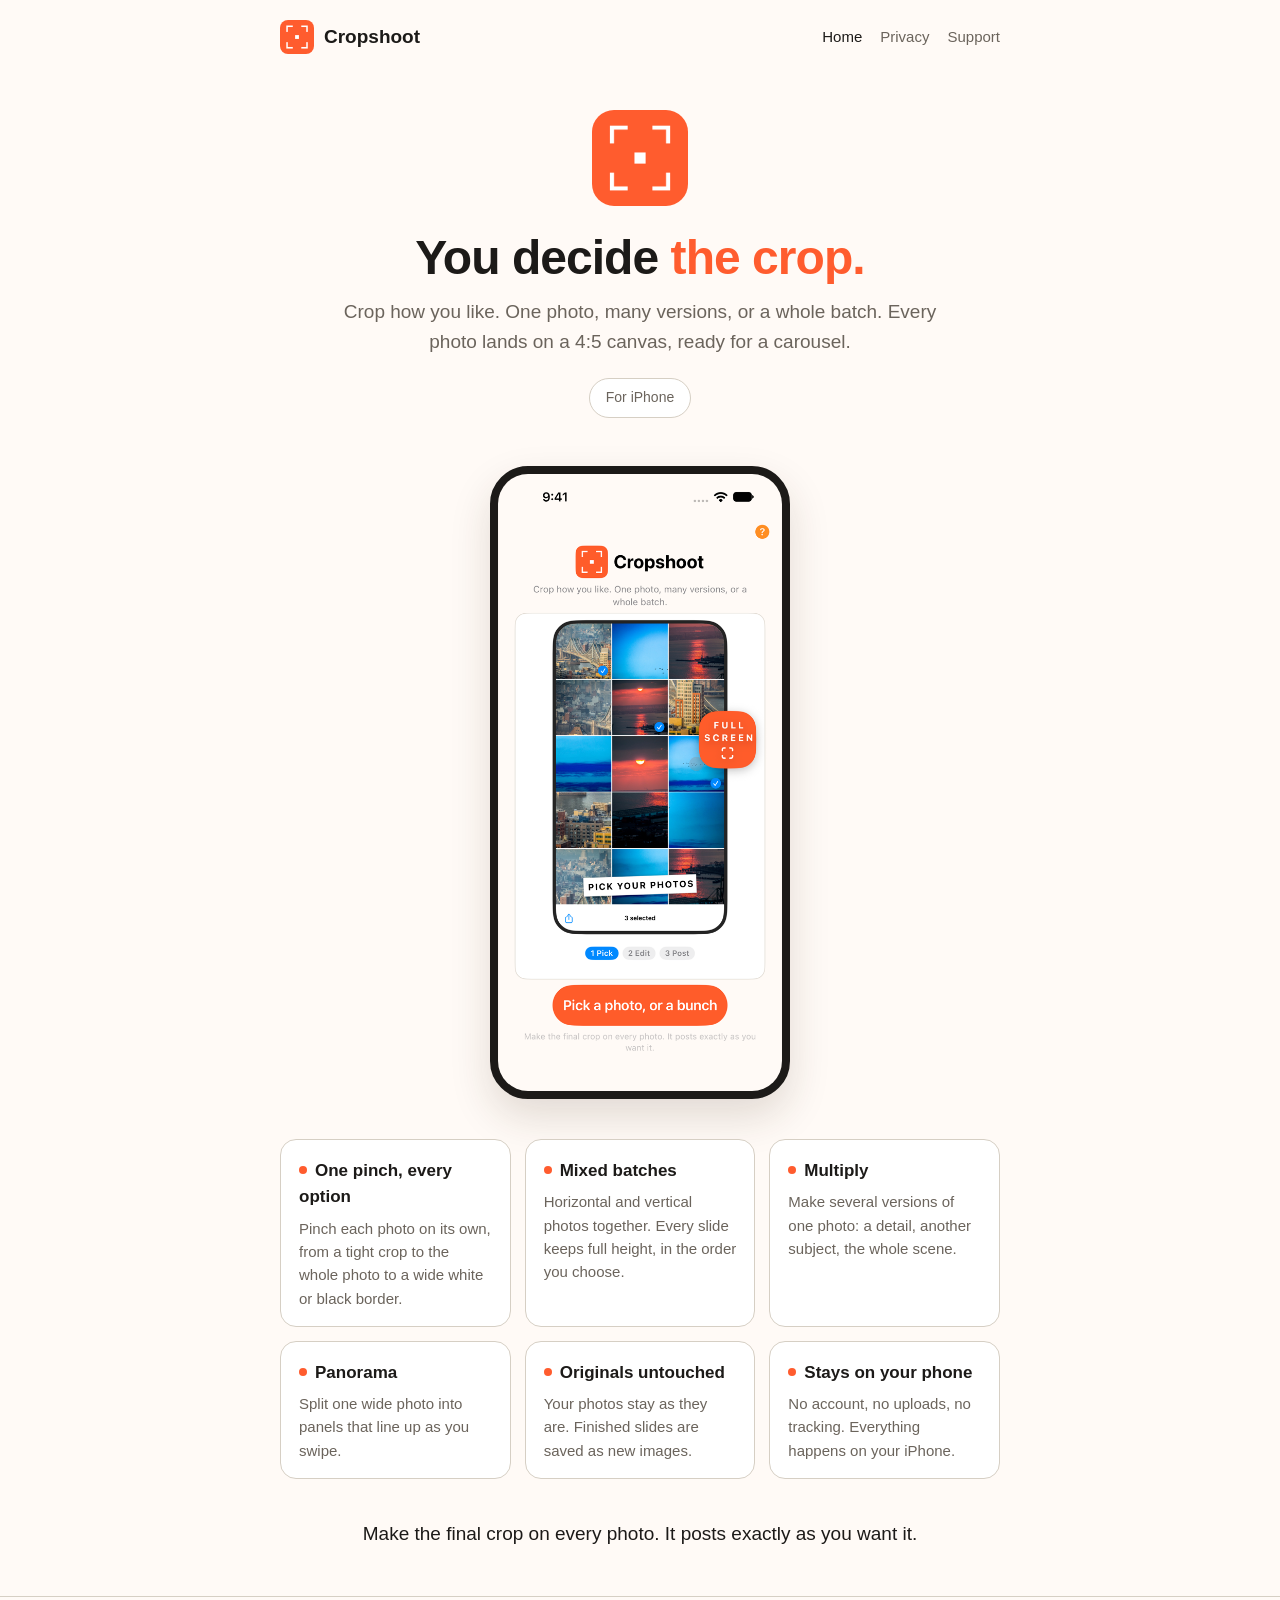
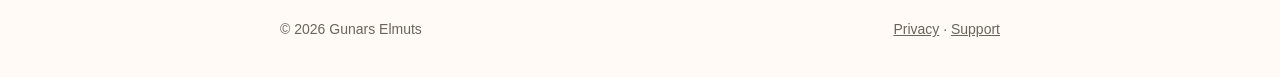
<file: index.html>
<!doctype html>
<html lang="en">
<head>
<meta charset="utf-8">
<meta name="viewport" content="width=device-width, initial-scale=1">
<title>Cropshoot</title>
<meta name="description" content="Cropshoot for iPhone: put every photo on a 4:5 canvas and choose each crop yourself, from a tight crop to the whole photo to a wide border.">
<link rel="icon" type="image/png" href="assets/favicon.png">
<link rel="apple-touch-icon" href="assets/apple-touch-icon.png">
<link rel="stylesheet" href="style.css">
</head>
<body>
<header class="site"><div class="wrap">
  <a class="mark" href="index.html"><img src="assets/icon-256.png" alt="">Cropshoot</a>
  <nav><a href="index.html" aria-current="page">Home</a><a href="privacy.html">Privacy</a><a href="support.html">Support</a></nav>
</div></header>
<main class="wrap">
  <section class="hero">
    <img class="icon" src="assets/icon-256.png" alt="Cropshoot app icon">
    <h1>You decide <span>the crop.</span></h1>
    <p class="lead">Crop how you like. One photo, many versions, or a whole batch. Every photo lands on a 4:5 canvas, ready for a carousel.</p>
    <span class="badge">For iPhone</span>
  </section>

  <img class="shot" src="assets/screen-start.png" alt="Cropshoot start screen on an iPhone, with the Pick a photo button and a preview of how it works" width="552" height="1200">

  <section class="features" aria-label="What Cropshoot does">
    <div class="feature"><h3>One pinch, every option</h3><p>Pinch each photo on its own, from a tight crop to the whole photo to a wide white or black border.</p></div>
    <div class="feature"><h3>Mixed batches</h3><p>Horizontal and vertical photos together. Every slide keeps full height, in the order you choose.</p></div>
    <div class="feature"><h3>Multiply</h3><p>Make several versions of one photo: a detail, another subject, the whole scene.</p></div>
    <div class="feature"><h3>Panorama</h3><p>Split one wide photo into panels that line up as you swipe.</p></div>
    <div class="feature"><h3>Originals untouched</h3><p>Your photos stay as they are. Finished slides are saved as new images.</p></div>
    <div class="feature"><h3>Stays on your phone</h3><p>No account, no uploads, no tracking. Everything happens on your iPhone.</p></div>
  </section>

  <p class="closing">Make the final crop on every photo. It posts exactly as you want it.</p>
</main>
<footer class="site"><div class="wrap">
  <span>© 2026 Gunars Elmuts</span>
  <span><a href="privacy.html">Privacy</a> · <a href="support.html">Support</a></span>
</div></footer>
</body>
</html>
</file>
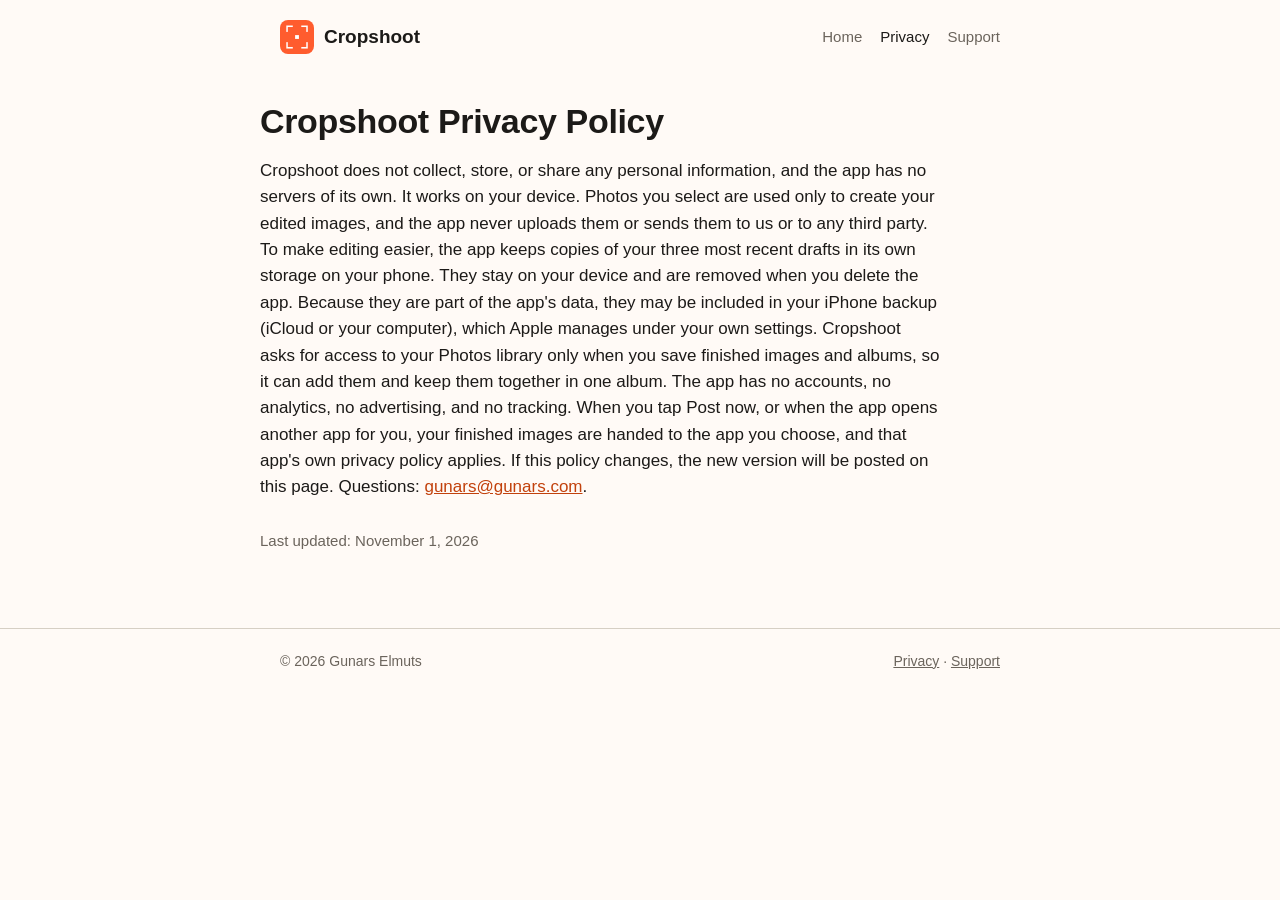
<file: privacy.html>
<!doctype html>
<html lang="en">
<head>
<meta charset="utf-8">
<meta name="viewport" content="width=device-width, initial-scale=1">
<title>Cropshoot Privacy Policy</title>
<meta name="description" content="How Cropshoot handles your photos and data.">
<link rel="icon" type="image/png" href="assets/favicon.png">
<link rel="apple-touch-icon" href="assets/apple-touch-icon.png">
<link rel="stylesheet" href="style.css">
</head>
<body>
<header class="site"><div class="wrap">
  <a class="mark" href="index.html"><img src="assets/icon-256.png" alt="">Cropshoot</a>
  <nav><a href="index.html">Home</a><a href="privacy.html" aria-current="page">Privacy</a><a href="support.html">Support</a></nav>
</div></header>
<main class="wrap doc">
  <h1>Cropshoot Privacy Policy</h1>
  <p>Cropshoot does not collect, store, or share any personal information, and the app has no servers of its own. It works on your device. Photos you select are used only to create your edited images, and the app never uploads them or sends them to us or to any third party. To make editing easier, the app keeps copies of your three most recent drafts in its own storage on your phone. They stay on your device and are removed when you delete the app. Because they are part of the app's data, they may be included in your iPhone backup (iCloud or your computer), which Apple manages under your own settings. Cropshoot asks for access to your Photos library only when you save finished images and albums, so it can add them and keep them together in one album. The app has no accounts, no analytics, no advertising, and no tracking. When you tap Post now, or when the app opens another app for you, your finished images are handed to the app you choose, and that app's own privacy policy applies. If this policy changes, the new version will be posted on this page. Questions: <a href="mailto:gunars@gunars.com">gunars@gunars.com</a>.</p>
  <p class="meta updated">Last updated: November 1, 2026</p>
</main>
<footer class="site"><div class="wrap">
  <span>© 2026 Gunars Elmuts</span>
  <span><a href="privacy.html">Privacy</a> · <a href="support.html">Support</a></span>
</div></footer>
</body>
</html>
</file>
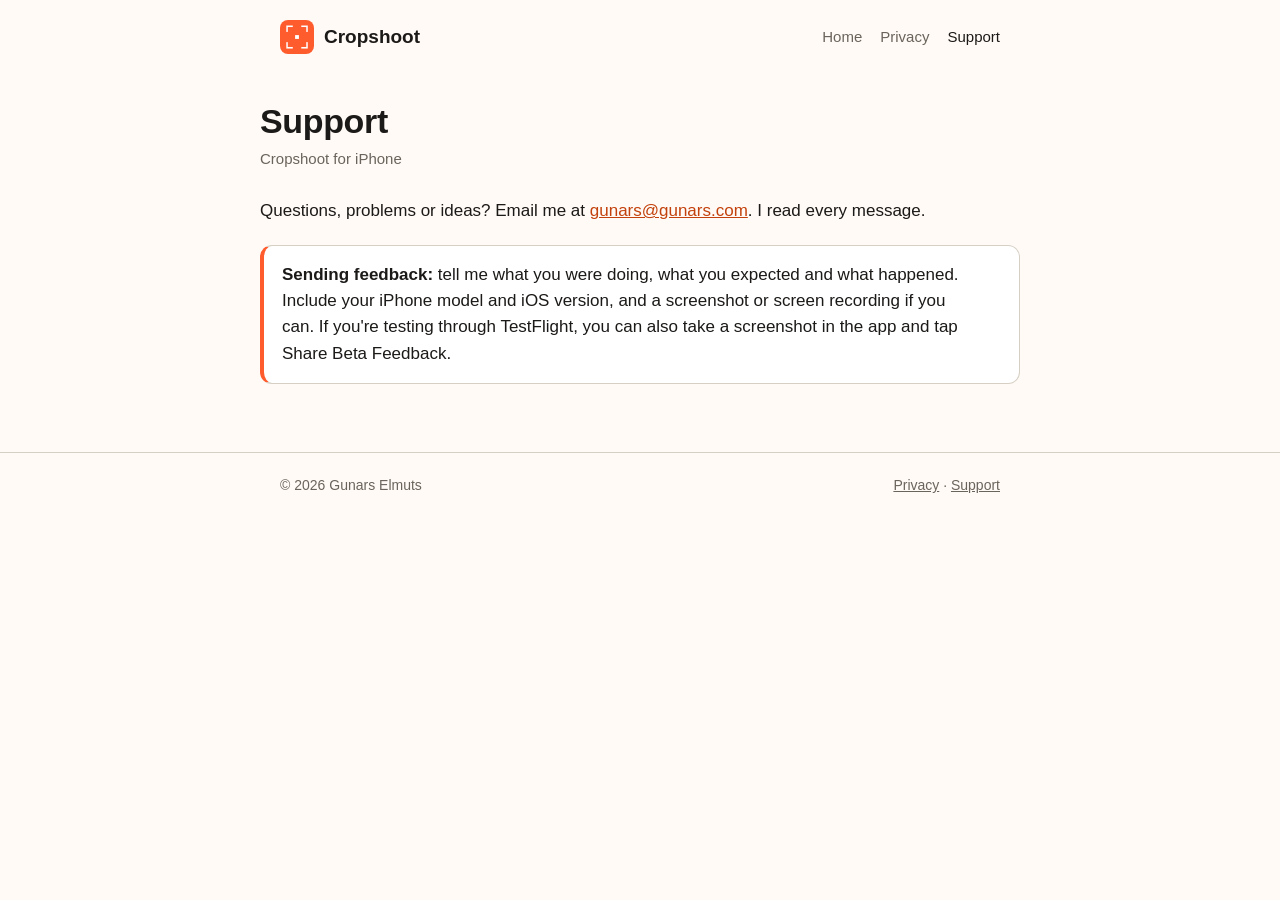
<file: support.html>
<!doctype html>
<html lang="en">
<head>
<meta charset="utf-8">
<meta name="viewport" content="width=device-width, initial-scale=1">
<title>Cropshoot Support</title>
<meta name="description" content="Get help with Cropshoot or send feedback.">
<link rel="icon" type="image/png" href="assets/favicon.png">
<link rel="apple-touch-icon" href="assets/apple-touch-icon.png">
<link rel="stylesheet" href="style.css">
</head>
<body>
<header class="site"><div class="wrap">
  <a class="mark" href="index.html"><img src="assets/icon-256.png" alt="">Cropshoot</a>
  <nav><a href="index.html">Home</a><a href="privacy.html">Privacy</a><a href="support.html" aria-current="page">Support</a></nav>
</div></header>
<main class="wrap doc">
  <h1>Support</h1>
  <p class="meta">Cropshoot for iPhone</p>
  <p>Questions, problems or ideas? Email me at <a href="mailto:gunars@gunars.com?subject=Cropshoot">gunars@gunars.com</a>. I read every message.</p>
  <div class="callout">
    <p><strong>Sending feedback:</strong> tell me what you were doing, what you expected and what happened. Include your iPhone model and iOS version, and a screenshot or screen recording if you can. If you're testing through TestFlight, you can also take a screenshot in the app and tap Share Beta Feedback.</p>
  </div>
</main>
<footer class="site"><div class="wrap">
  <span>© 2026 Gunars Elmuts</span>
  <span><a href="privacy.html">Privacy</a> · <a href="support.html">Support</a></span>
</div></footer>
</body>
</html>
</file>
<file: style.css>
:root {
  --bg: #FFFAF6;
  --card: #FFFFFF;
  --line: #D6CFC4;
  --text: #1C1A18;
  --muted: #6B645C;
  --brand: #FF5C2E;
  --brand-ink: #C2410C;
}
@media (prefers-color-scheme: dark) {
  :root {
    --bg: #141210;
    --card: #1F1C19;
    --line: #3A3530;
    --text: #F4EFEA;
    --muted: #A8A097;
    --brand: #FF6A3D;
    --brand-ink: #FF8A63;
  }
}
* { box-sizing: border-box; }
html { -webkit-text-size-adjust: 100%; }
body {
  margin: 0;
  background: var(--bg);
  color: var(--text);
  font: 17px/1.55 -apple-system, BlinkMacSystemFont, "SF Pro Text", "Helvetica Neue", Helvetica, Arial, sans-serif;
}
a { color: var(--brand-ink); }
a:hover { color: var(--brand); }
.wrap { max-width: 760px; margin: 0 auto; padding: 0 20px; }

header.site { padding: 20px 0; }
header.site .wrap { display: flex; align-items: center; justify-content: space-between; gap: 12px; }
.mark { display: flex; align-items: center; gap: 10px; text-decoration: none; color: var(--text); font-weight: 700; font-size: 19px; }
.mark img { width: 34px; height: 34px; border-radius: 8px; }
nav a { color: var(--muted); text-decoration: none; margin-left: 18px; font-size: 15px; }
nav a:hover, nav a[aria-current="page"] { color: var(--text); }

.hero { text-align: center; padding: 36px 0 12px; }
.hero .icon { width: 96px; height: 96px; border-radius: 22px; }
.hero h1 { font-size: clamp(34px, 7vw, 48px); line-height: 1.1; margin: 18px 0 12px; letter-spacing: -0.02em; }
.hero h1 span { color: var(--brand); }
.hero p.lead { font-size: 19px; color: var(--muted); max-width: 32em; margin: 0 auto; }
.badge { display: inline-block; margin-top: 22px; padding: 8px 16px; border: 1px solid var(--line); border-radius: 999px; font-size: 14px; color: var(--muted); background: var(--card); }

.shot { display: block; width: min(300px, 78vw); height: auto; margin: 36px auto 8px; border-radius: 38px; border: 8px solid #1C1A18; background: #1C1A18; box-shadow: 0 18px 40px rgba(60, 40, 20, 0.15); }

.features { display: grid; grid-template-columns: repeat(auto-fit, minmax(min(210px, 100%), 1fr)); gap: 14px; margin: 40px 0; }
.feature { background: var(--card); border: 1px solid var(--line); border-radius: 16px; padding: 18px 18px 16px; }
.feature h3 { margin: 0 0 6px; font-size: 17px; }
.feature h3::before { content: ""; display: inline-block; width: 8px; height: 8px; border-radius: 50%; background: var(--brand); margin-right: 8px; vertical-align: 2px; }
.feature p { margin: 0; color: var(--muted); font-size: 15px; }

.closing { text-align: center; font-size: 19px; margin: 8px 0 48px; }

.doc { padding: 12px 0 48px; }
.doc h1 { font-size: 34px; line-height: 1.15; margin: 16px 0 6px; letter-spacing: -0.01em; }
.doc .meta { color: var(--muted); font-size: 15px; margin: 0 0 28px; }
.doc h2 { font-size: 20px; margin: 32px 0 8px; }
.doc p, .doc li { max-width: 40em; }
.callout { background: var(--card); border: 1px solid var(--line); border-left: 4px solid var(--brand); border-radius: 12px; padding: 16px 18px; margin: 20px 0; }
.callout p { margin: 0; }
.placeholder { background: #FFF1E8; border: 2px dashed var(--brand); color: #7A2E0E; border-radius: 12px; padding: 14px 16px; font-weight: 600; }
@media (prefers-color-scheme: dark) { .placeholder { background: #2A1A12; color: #FFB899; } }

footer.site { border-top: 1px solid var(--line); padding: 22px 0 36px; color: var(--muted); font-size: 14px; }
footer.site .wrap { display: flex; flex-wrap: wrap; gap: 8px 18px; justify-content: space-between; }
footer.site a { color: var(--muted); }
.doc .updated { margin-top: 28px; }
</file>
